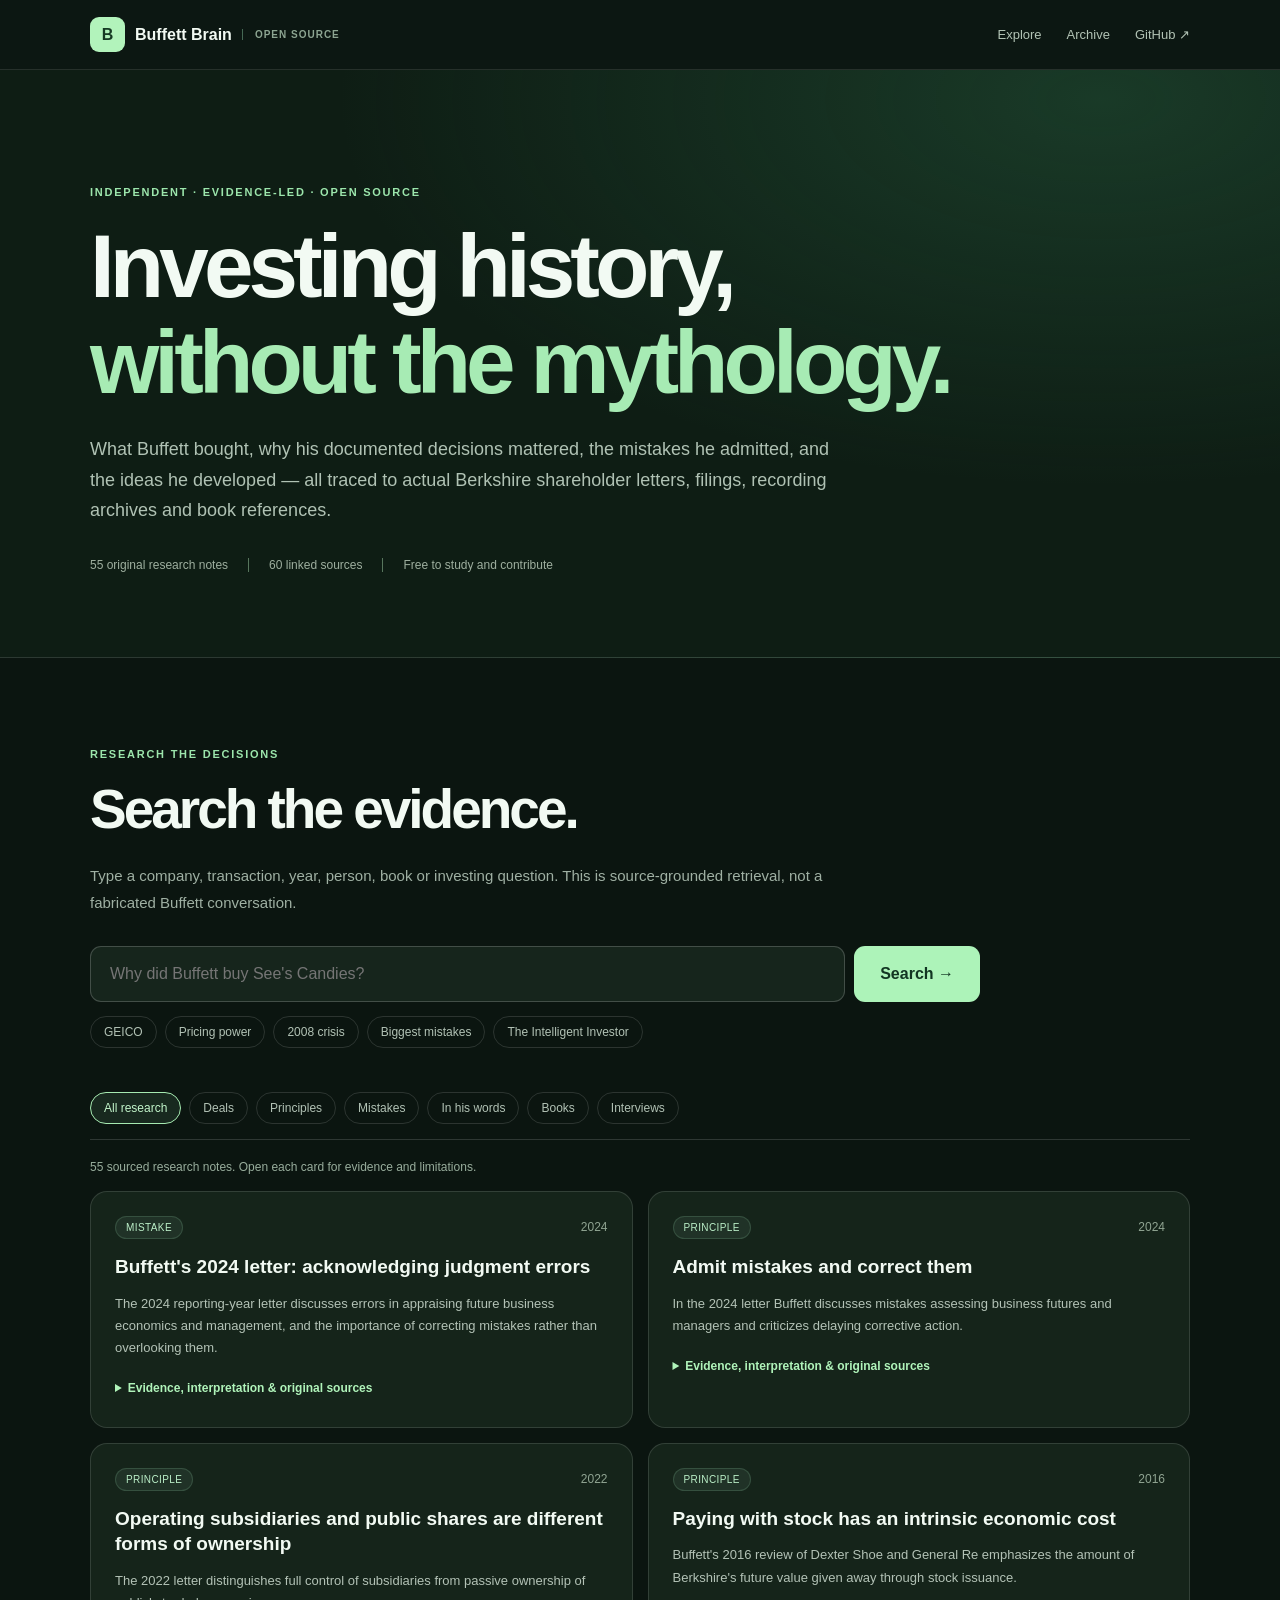
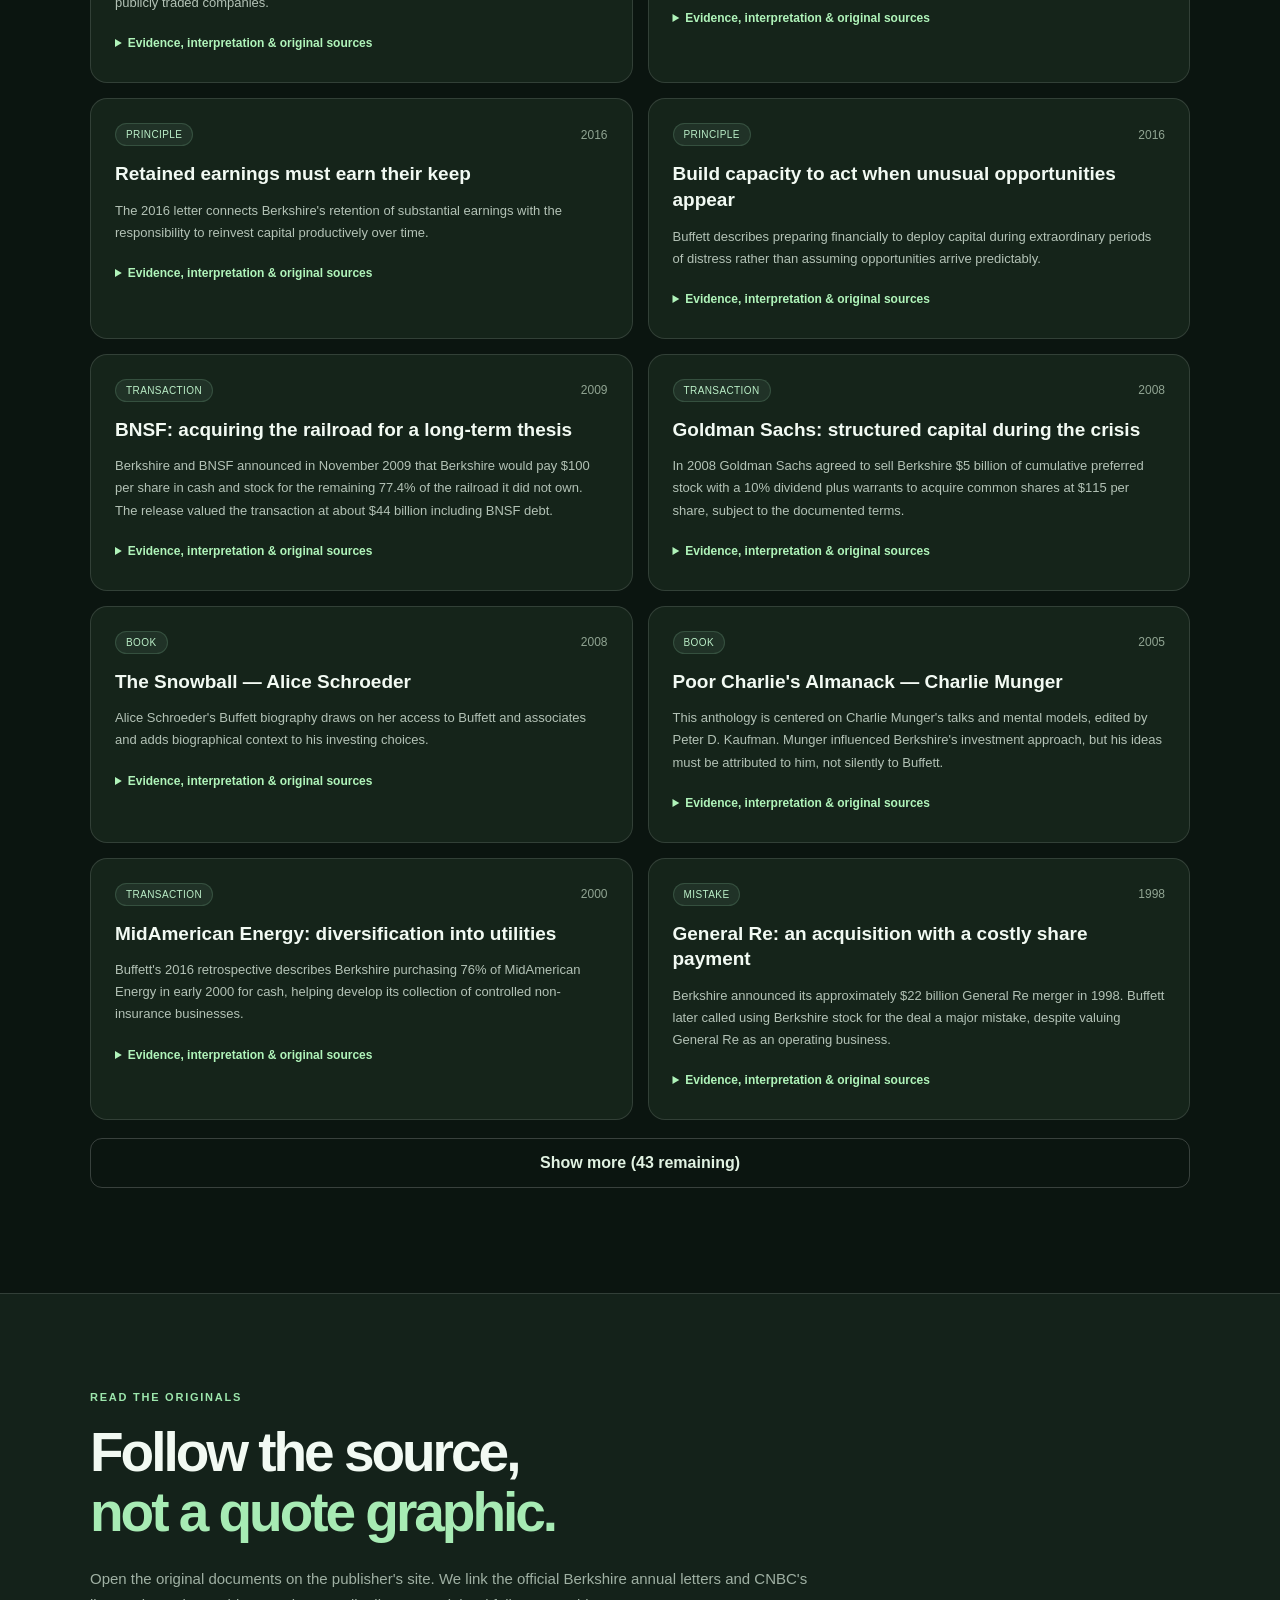
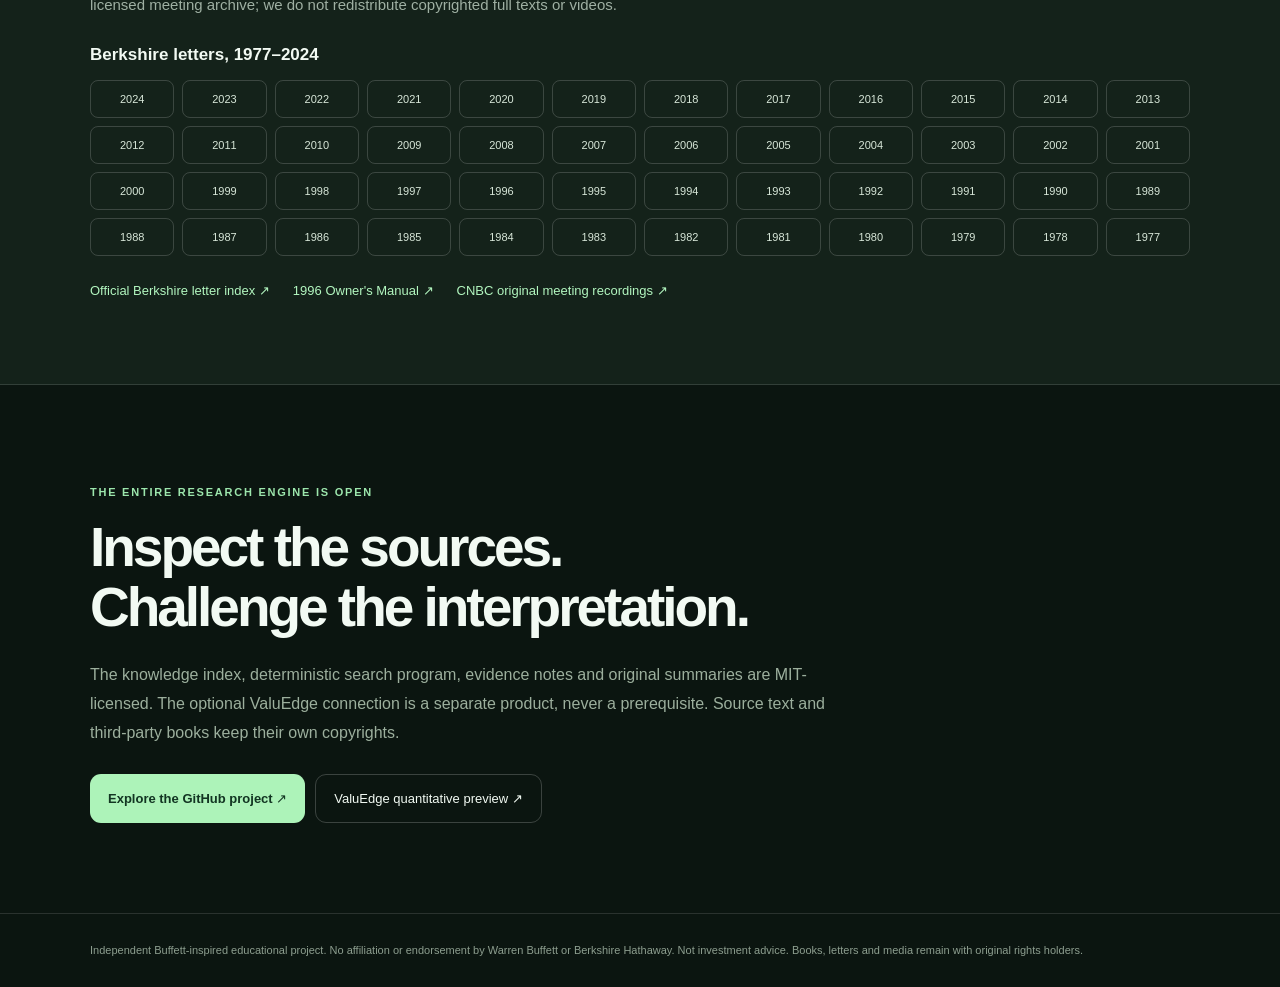
<file: index.html>
<!doctype html>
<html lang="en"><head><meta charset="utf-8"><meta name="viewport" content="width=device-width,initial-scale=1">
<meta name="theme-color" content="#101b16"><title>Buffett Brain — Open-Source Investment History</title>
<meta name="description" content="Explore source-linked Buffett investment decisions, Berkshire shareholder letters, historic mistakes, books and interview archives. Independent open-source research.">
<link rel="stylesheet" href="./styles.css"></head>
<body>
<a href="#main" class="skip">Skip to content</a>
<header class="header"><a class="brand" href="./"><span class="brandicon">B</span> Buffett Brain <small>OPEN SOURCE</small></a>
<nav aria-label="Main"><a href="#search">Explore</a><a href="#sources">Archive</a><a href="https://github.com/kkfir13/valuedge-stock-research-skill/tree/main/skills/buffett-brain" target="_blank" rel="noopener noreferrer">GitHub ↗</a></nav></header>
<main id="main">
<section class="hero"><div class="wrap"><p class="eyebrow">INDEPENDENT · EVIDENCE-LED · OPEN SOURCE</p>
<h1>Investing history,<br><em>without the mythology.</em></h1>
<p class="lead">What Buffett bought, why his documented decisions mattered, the mistakes he admitted, and the ideas he developed — all traced to actual Berkshire shareholder letters, filings, recording archives and book references.</p>
<div class="stats"><span id="count-entries">— annotated research notes</span><span id="count-sources">— original-source links</span><span>Free to study and contribute</span></div></div></section>
<section class="wrap body" id="search"><p class="eyebrow">RESEARCH THE DECISIONS</p><h2>Search the evidence.</h2>
<p class="intro">Type a company, transaction, year, person, book or investing question. This is source-grounded retrieval, not a fabricated Buffett conversation.</p>
<form id="search-form"><label for="query" class="sr-only">Search evidence</label>
<input id="query" name="q" autocomplete="off" maxlength="200" placeholder="Why did Buffett buy See's Candies?">
<button type="submit">Search <span aria-hidden="true">→</span></button></form>
<div class="examples"><button data-example="GEICO" type="button">GEICO</button><button data-example="pricing power" type="button">Pricing power</button>
<button data-example="Goldman Sachs" type="button">2008 crisis</button><button data-example="Dexter Shoe" type="button">Biggest mistakes</button>
<button data-example="Benjamin Graham" type="button">The Intelligent Investor</button></div>
<div id="kinds" class="filters" role="group" aria-label="Research category">
<button data-kind="all" aria-pressed="true" class="active">All research</button>
<button data-kind="decision" aria-pressed="false">Deals</button><button data-kind="principle" aria-pressed="false">Principles</button>
<button data-kind="mistake" aria-pressed="false">Mistakes</button><button data-kind="statement" aria-pressed="false">In his words</button><button data-kind="book" aria-pressed="false">Books</button><button data-kind="interview" aria-pressed="false">Interviews</button></div>
<p id="status" role="status" aria-live="polite">Loading primary-source index…</p><div id="cards" class="cards"></div><button id="more" hidden type="button" class="more">Show more</button>
</section>
<section id="sources" class="archive"><div class="wrap">
<p class="eyebrow">READ THE ORIGINALS</p><h2>Follow the source,<br><em>not a quote graphic.</em></h2>
<p class="intro">Open the original documents on the publisher's site. We link the official Berkshire annual letters and CNBC's licensed meeting archive; we do not redistribute copyrighted full texts or videos.</p>
<h3>Berkshire letters, 1977–2024</h3><div id="years" class="years"></div>
<div class="archive-links"><a href="https://www.berkshirehathaway.com/letters/letters.html" rel="noopener noreferrer" target="_blank">Official Berkshire letter index ↗</a>
<a href="https://www.berkshirehathaway.com/1996ar/manual.html" rel="noopener noreferrer" target="_blank">1996 Owner's Manual ↗</a>
<a href="https://buffett.cnbc.com/annual-meetings/" rel="noopener noreferrer" target="_blank">CNBC original meeting recordings ↗</a></div>
</div></section>
<section class="wrap outro"><p class="eyebrow">THE ENTIRE RESEARCH ENGINE IS OPEN</p><h2>Inspect the sources.<br>Challenge the interpretation.</h2>
<p>The knowledge index, deterministic search program, evidence notes and original summaries are MIT-licensed. The optional ValuEdge connection is a separate product, never a prerequisite. Source text and third-party books keep their own copyrights.</p>
<div class="ctas"><a class="primary" href="https://github.com/kkfir13/valuedge-stock-research-skill/tree/main/skills/buffett-brain" target="_blank" rel="noopener noreferrer">Explore the GitHub project ↗</a><a class="secondary" href="https://valuedge.app/buffett" target="_blank" rel="noopener noreferrer">ValuEdge quantitative preview ↗</a></div>
</section></main><footer><div class="wrap">Independent Buffett-inspired educational project. No affiliation or endorsement by Warren Buffett or Berkshire Hathaway. Not investment advice. Books, letters and media remain with original rights holders.</div></footer>
<script defer src="./app.js"></script></body></html>
</file>
<file: styles.css>
:root{color-scheme:dark;font-family:Inter,-apple-system,BlinkMacSystemFont,"Segoe UI",sans-serif;color:#f2faf3;background:#0b1510;font-synthesis:none}*{box-sizing:border-box}body{margin:0}a{text-decoration:none;color:inherit}button,input{font:inherit}button{cursor:pointer}.wrap{width:min(1100px,calc(100% - 40px));margin:auto}.sr-only,.skip{position:absolute;left:-9999px}.skip:focus{left:15px;top:15px;z-index:99;background:white;color:black;padding:12px}.header{position:sticky;top:0;z-index:5;padding:0 max(20px,calc((100vw - 1100px)/2));height:70px;border-bottom:1px solid #ffffff1b;background:#0d1813ee;backdrop-filter:blur(13px);display:flex;align-items:center;justify-content:space-between}.header .brand{font-weight:760;display:flex;gap:10px;align-items:center}.brandicon{background:#b2f3bb;color:#163923;font-weight:900;border-radius:9px;display:inline-grid;place-items:center;width:35px;height:35px}.brand small{font-size:10px;letter-spacing:.1em;color:#8da592;padding-left:12px;border-left:1px solid #456854}.header nav{display:flex;gap:25px;font-size:13px;color:#b2c3b5}.header nav a:hover{color:#bcf7c4}.hero{padding:105px 0 85px;background:radial-gradient(ellipse at 86% 5%,#2e6f4b5a,transparent 49%),#0e1d14;border-bottom:1px solid #ffffff20}.eyebrow{font-size:11px;font-weight:800;letter-spacing:.16em;color:#9ce6ac}h1,h2{letter-spacing:-.055em;line-height:1.08;margin:20px 0 24px}h1{font-size:clamp(45px,7.5vw,89px)}h1 em,h2 em{font-style:normal;color:#a7ebb4}.lead{max-width:750px;color:#b0c2b4;font-size:18px;line-height:1.7}.stats{display:flex;gap:20px;flex-wrap:wrap;font-size:12px;color:#9eaf9f;margin-top:32px}.stats span+span{border-left:1px solid #57765d;padding-left:20px}.body{padding:79px 0 105px;scroll-margin-top:70px}h2{font-size:clamp(32px,4.5vw,55px)}.intro{max-width:750px;font-size:15px;line-height:1.75;color:#9fb0a3}.body form{margin-top:30px;display:flex;gap:9px;max-width:890px}.body input{flex:1;min-width:0;background:#16251c;color:white;border:1px solid #ffffff30;border-radius:11px;padding:18px 19px;outline:0}.body input:focus{border-color:#acf2b9}.body form button,.primary{border:0;border-radius:11px;background:#adf3b9;color:#123522;font-weight:800;padding:18px 26px}.examples{display:flex;gap:8px;flex-wrap:wrap;margin-top:14px}.examples button,.filters button{border:1px solid #ffffff22;color:#b2c2b5;background:transparent;border-radius:99px;padding:8px 13px;font-size:12px}.examples button:hover,.filters button:hover{border-color:#c5ecc7;color:white}.filters{border-bottom:1px solid #ffffff25;margin:44px 0 20px;display:flex;gap:8px;flex-wrap:wrap;padding-bottom:15px}.filters .active{border-color:#a6eab1;color:#c2f5ca;background:#9ff2ae17}#status{font-size:12px;color:#98ad9c;margin:0 0 17px}.cards{display:grid;grid-template-columns:repeat(2,minmax(0,1fr));gap:15px}.card{min-width:0;background:#15241a;border:1px solid #ffffff20;border-radius:17px;padding:24px}.card-head{display:flex;align-items:center;justify-content:space-between;gap:12px;margin-bottom:15px}.tag{color:#bbefc8;background:#b9ffd911;padding:5px 10px;font-size:10px;text-transform:uppercase;letter-spacing:.04em;border-radius:22px;border:1px solid #b4ffce25}.year{color:#90a492;font-size:12px}.card h3{font-size:19px;line-height:1.35;margin:0 0 12px}.card p{color:#b3c2b6;font-size:13px;line-height:1.7}.card summary{color:#b0f4ba;font-size:12px;font-weight:750;cursor:pointer;margin-top:14px;padding:8px 0}.card .detail{border-top:1px solid #ffffff19;padding-top:13px;margin-top:12px}.card .detail strong{font-size:11px;color:#e0f3e4}.sources-list{list-style:none;margin:12px 0 0;padding:0}.sources-list li{margin:0 0 8px}.sources-list a{font-size:12px;color:#a5f5b5;line-height:1.6}.sources-list a:hover{text-decoration:underline}.more{margin-top:18px;display:block;width:100%;background:transparent;border:1px solid #ffffff30;border-radius:12px;color:#e1f2e2;font-weight:700;padding:15px}.more[hidden]{display:none}.archive{background:#14221a;border-block:1px solid #ffffff21;padding:86px 0;scroll-margin-top:70px}.archive h3{margin:27px 0 15px;font-size:17px}.years{display:grid;grid-template-columns:repeat(12,minmax(0,1fr));gap:8px}.years a{border:1px solid #ffffff2b;padding:12px 3px;text-align:center;border-radius:8px;font-size:11px;color:#d8e7d9}.years a:hover{border-color:#b5edbd;color:#b7f2c5}.archive-links{display:flex;gap:23px;flex-wrap:wrap;margin-top:27px}.archive-links a{color:#b2f6bf;font-size:13px}.outro{padding:90px 0}.outro p:not(.eyebrow){color:#9caf9d;line-height:1.8;max-width:740px}.ctas{display:flex;gap:10px;flex-wrap:wrap;margin-top:26px}.ctas a{font-size:13px;display:inline-flex;align-items:center;min-height:49px;padding:0 18px}.secondary{border:1px solid #ffffff32;border-radius:11px}footer{border-top:1px solid #ffffff20;padding:27px 0;color:#8d9e8f;font-size:11px;line-height:1.8}@media(max-width:760px){.header nav{gap:12px}.header .brand small{display:none}.hero{padding:65px 0}.lead{font-size:16px}h1{font-size:46px}.body form{flex-direction:column}.body{padding:62px 0}.cards{grid-template-columns:1fr}.years{grid-template-columns:repeat(6,minmax(0,1fr))}.stats{gap:10px}.stats span+span{padding-left:10px}}
.card .longform{display:inline-flex;margin:12px 0 0;font-size:12px;font-weight:750;color:#b6fbc1;text-decoration:underline;text-underline-offset:3px}

.card .quote{margin:12px 0 16px;border-left:2px solid #a6f4b6;padding-left:16px;color:#e1f8e4;font-size:16px;line-height:1.6;font-style:italic}.card .quote cite{display:block;font-size:11px;color:#9eb6a5;font-style:normal;margin-top:10px}
</file>
